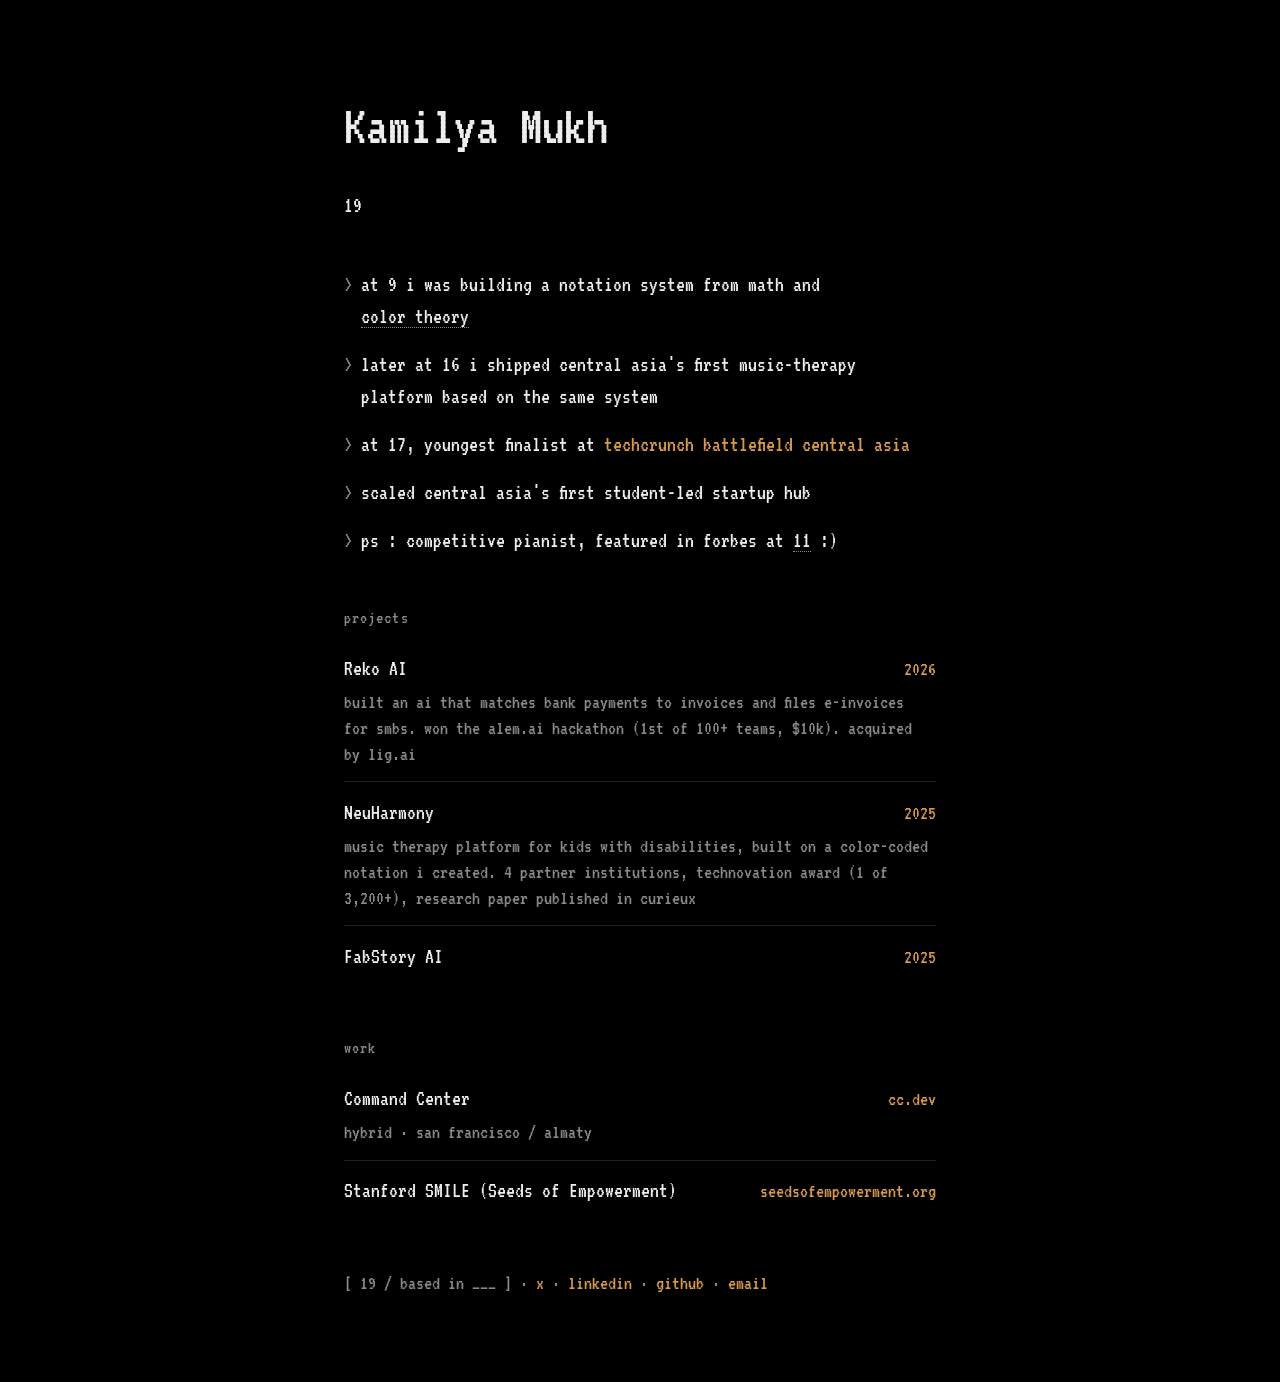
<file: index.html>
<!doctype html>
<html lang="en">
<head>
<meta charset="UTF-8" />
<meta name="viewport" content="width=device-width, initial-scale=1.0" />
<title>Kamilya Mukhametkaliyeva</title>
<link rel="preconnect" href="https://fonts.googleapis.com" />
<link rel="preconnect" href="https://fonts.gstatic.com" crossorigin />
<link href="https://fonts.googleapis.com/css2?family=VT323&display=swap" rel="stylesheet" />
<link rel="stylesheet" href="style.css" />
<link rel="stylesheet" href="typer.css" />
</head>
<body>
  <div class="container">
    <h1 class="name" id="nameToggle" role="button" tabindex="0" aria-expanded="false">
      <span class="name-visible">Kamilya Mukh</span><span class="name-suffix" id="nameSuffix"></span>
    </h1>

    <p class="bio">
      19
    </p>

    <ul class="entries">
      <li class="entry">
        <div class="entry-row">
          <span class="chevron">&gt;</span>
          <span class="headline">
            at 9 i was building a notation system from math and
            <span class="tip">color theory<span class="tip-box">a simplified sibelius</span></span>
          </span>
        </div>
        <div class="entry-detail">
          turned down by the school board as not sellable
        </div>
      </li>

      <li class="entry">
        <div class="entry-row">
          <span class="chevron">&gt;</span>
          <span class="headline">later at 16 i shipped central asia's first music-therapy platform based on the same system</span>
        </div>
        <div class="entry-detail">
          3000+ users; later acquired by one of kazakhstan's largest charitable funds
        </div>
      </li>

      <li class="entry">
        <div class="entry-row">
          <span class="chevron">&gt;</span>
          <span class="headline">
            at 17, youngest finalist at
            <a href="https://techcrunch.com/2025/08/25/road-to-battlefield-central-eurasias-largest-startup-competition-in-history-sends-four-winners-to-techcrunch-startup-battlefield/" target="_blank" rel="noopener">techcrunch battlefield central asia</a>
          </span>
        </div>
        <div class="entry-detail">
          built an ai face-analysis tool at $3k mrr
        </div>
      </li>

      <li class="entry">
        <div class="entry-row">
          <span class="chevron">&gt;</span>
          <span class="headline">scaled central asia's first student-led startup hub</span>
        </div>
        <div class="entry-detail">
          raised $113k in cash and $3.5M in
          <span class="tip">credits<span class="tip-box">partnered with google, cursor</span></span>
        </div>
      </li>

      <li class="entry" data-expandable="false">
        <div class="entry-row">
          <span class="chevron">&gt;</span>
          <span class="headline">
            ps : competitive pianist, featured in forbes at
            <span class="tip">11<span class="tip-box"><a href="https://forbes.kz/news/newsid_166919" target="_blank" rel="noopener">forbes.kz &rarr;</a></span></span>
            :)
          </span>
        </div>
      </li>
    </ul>

    <section>
      <p class="label">projects</p>
      <div class="project-list">
        <a class="project-row" href="https://tryreko.cc" target="_blank" rel="noopener">
          <span class="project-name">Reko AI</span>
          <span class="project-year">2026</span>
          <span class="project-desc">built an ai that matches bank payments to invoices and files e-invoices for smbs. won the alem.ai hackathon (1st of 100+ teams, $10k). acquired by lig.ai</span>
        </a>
        <a class="project-row" href="/neuharmony">
          <span class="project-name">NeuHarmony</span>
          <span class="project-year">2025</span>
          <span class="project-desc">music therapy platform for kids with disabilities, built on a color-coded notation i created. 4 partner institutions, technovation award (1 of 3,200+), research paper published in curieux</span>
        </a>
        <a class="project-row" href="/fabstory">
          <span class="project-name">FabStory AI</span>
          <span class="project-year">2025</span>
        </a>
      </div>
    </section>

    <section>
      <p class="label">work</p>
      <div class="project-list">
        <a class="project-row" href="https://cc.dev" target="_blank" rel="noopener">
          <span class="project-name">Command Center</span>
          <span class="project-year">cc.dev</span>
          <span class="project-desc">hybrid · san francisco / almaty</span>
        </a>
        <a class="project-row" href="https://smile.seedsofempowerment.org/" target="_blank" rel="noopener">
          <span class="project-name">Stanford SMILE (Seeds of Empowerment)</span>
          <span class="project-year">seedsofempowerment.org</span>
        </a>
      </div>
    </section>

    <footer>
      <p>
        [ 19 / based in ___ ]
        ·
        <a href="https://x.com/kamilyamukh" target="_blank" rel="noopener">x</a>
        ·
        <a href="https://linkedin.com/in/kamilya-mukh-124429330/" target="_blank" rel="noopener">linkedin</a>
        ·
        <a href="https://github.com/kamilyamukh" target="_blank" rel="noopener">github</a>
        ·
        <a href="mailto:mukhcamille@gmail.com">email</a>
      </p>
    </footer>
  </div>

  <!-- ponytail: classic scripts, not modules, so the page also works when opened as a file -->
  <script src="typer.js" defer></script>
  <script src="script.js" defer></script>
</body>
</html>
</file>
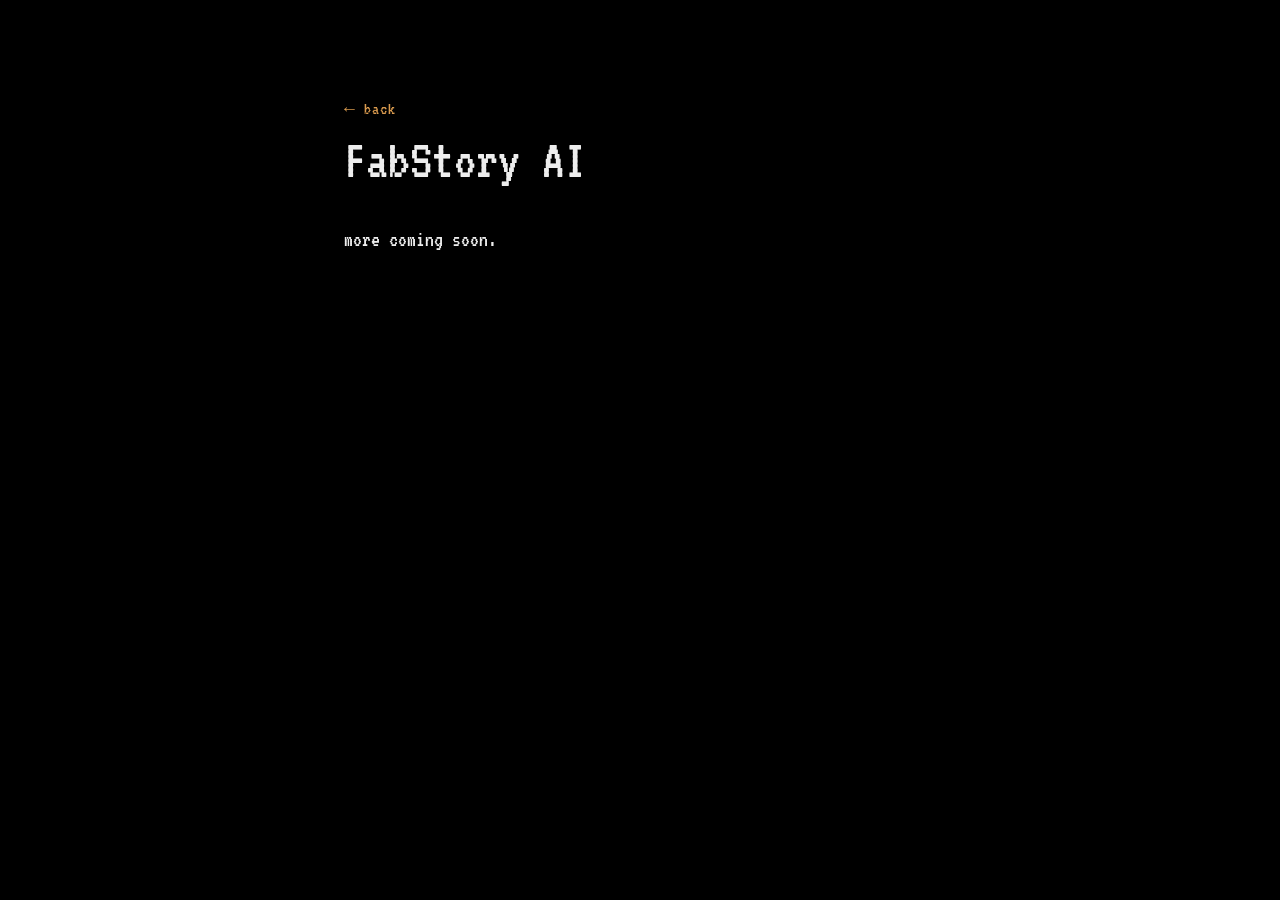
<file: fabstory/index.html>
<!doctype html>
<html lang="en">
<head>
<meta charset="UTF-8" />
<meta name="viewport" content="width=device-width, initial-scale=1.0" />
<title>FabStory AI — Kamilya Mukhametkaliyeva</title>
<link rel="preconnect" href="https://fonts.googleapis.com" />
<link rel="preconnect" href="https://fonts.gstatic.com" crossorigin />
<link href="https://fonts.googleapis.com/css2?family=VT323&display=swap" rel="stylesheet" />
<link rel="stylesheet" href="../style.css" />
</head>
<body>
  <div class="container">
    <p class="label"><a href="/">&larr; back</a></p>
    <h1>FabStory AI</h1>
    <p class="bio">more coming soon.</p>
  </div>
</body>
</html>
</file>
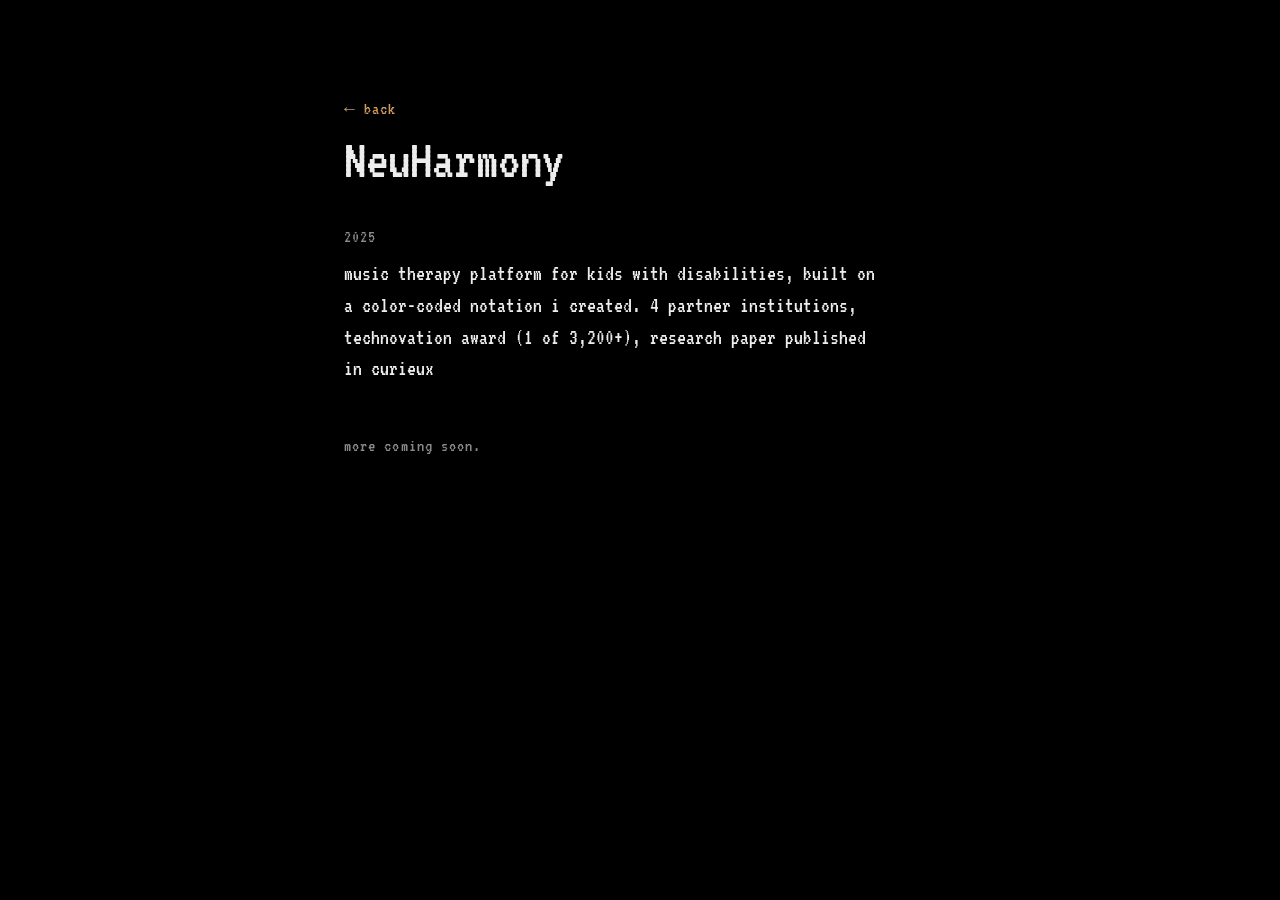
<file: neuharmony/index.html>
<!doctype html>
<html lang="en">
<head>
<meta charset="UTF-8" />
<meta name="viewport" content="width=device-width, initial-scale=1.0" />
<title>NeuHarmony — Kamilya Mukhametkaliyeva</title>
<link rel="preconnect" href="https://fonts.googleapis.com" />
<link rel="preconnect" href="https://fonts.gstatic.com" crossorigin />
<link href="https://fonts.googleapis.com/css2?family=VT323&display=swap" rel="stylesheet" />
<link rel="stylesheet" href="../style.css" />
</head>
<body>
  <div class="container">
    <p class="label"><a href="/">&larr; back</a></p>
    <h1>NeuHarmony</h1>
    <p class="label">2025</p>
    <p class="bio">music therapy platform for kids with disabilities, built on a color-coded notation i created. 4 partner institutions, technovation award (1 of 3,200+), research paper published in curieux</p>
    <p class="label">more coming soon.</p>
  </div>
</body>
</html>
</file>
<file: style.css>
:root {
  --bg: #000000;
  --fg: #ededed;
  --muted: #8a8a8a;
  --accent: #d99a4e;
  --divider: #1f1f1f;
}

* {
  box-sizing: border-box;
}

body {
  margin: 0;
  background: var(--bg);
  color: var(--fg);
  font-family: "VT323", "Courier New", monospace;
  font-size: 22px;
  line-height: 1.45;
  text-wrap: pretty;
  -webkit-font-smoothing: antialiased;
  -moz-osx-font-smoothing: grayscale;
}

.container {
  max-width: 640px;
  margin: 0 auto;
  padding: 6rem 1.5rem 4rem;
}

h1 {
  font-family: "VT323", "Courier New", monospace;
  font-weight: 400;
  font-size: 56px;
  line-height: 1.1;
  margin: 0 0 2rem;
  text-wrap: balance;
}

.name {
  cursor: pointer;
  display: inline-block;
  user-select: none;
}

.name-suffix {
  display: inline-block;
}

.bio {
  margin: 0 0 3rem;
  color: var(--fg);
}

section {
  margin-bottom: 3rem;
}

.label {
  text-transform: lowercase;
  letter-spacing: 0.06em;
  color: var(--muted);
  font-size: 18px;
  margin: 0 0 0.5rem;
}

.entries {
  list-style: none;
  margin: 0 0 3rem;
  padding: 0;
}

.entry {
  margin-bottom: 1rem;
}

.entry-row {
  display: flex;
  align-items: flex-start;
  gap: 0.5rem;
  cursor: pointer;
}

.entry[data-expandable="false"] .entry-row {
  cursor: default;
}

.chevron {
  display: inline-block;
  color: var(--muted);
  transition: transform 0.15s ease, color 0.15s ease;
}

.entry.expanded .chevron {
  color: var(--accent);
  transform: rotate(90deg);
}

.entry-detail {
  display: none;
  margin: 0.25rem 0 0 1.4rem;
  color: var(--muted);
  font-size: 20px;
}

.entry.expanded .entry-detail {
  display: block;
}

.tip {
  position: relative;
  border-bottom: 1px dotted var(--muted);
  cursor: help;
}

.tip-box {
  display: none;
  position: absolute;
  bottom: calc(100% + 6px);
  left: 0;
  z-index: 20;
  max-width: 220px;
  padding: 0.35rem 0.6rem;
  background: #1a1a1a;
  border: 1px solid var(--divider);
  color: var(--fg);
  font-size: 18px;
  line-height: 1.3;
  white-space: normal;
}

.tip:hover .tip-box,
.tip.tip-open .tip-box {
  display: block;
}

.project-list {
  display: flex;
  flex-direction: column;
}

.project-row {
  display: flex;
  flex-wrap: wrap;
  justify-content: space-between;
  align-items: baseline;
  gap: 0 1rem;
  padding: 0.9rem 0;
  border-bottom: 1px solid var(--divider);
  color: var(--fg);
  text-decoration: none;
}

.project-row:last-child {
  border-bottom: none;
}

.project-row:hover {
  text-decoration: none;
}

.project-name {
  transition: color 0.15s ease;
}

.project-row:hover .project-name {
  color: var(--accent);
}

.project-year {
  color: var(--accent);
  font-size: 20px;
}

.project-desc {
  flex-basis: 100%;
  margin-top: 0.25rem;
  color: var(--muted);
  font-size: 20px;
  line-height: 1.3;
}

a {
  color: var(--accent);
  text-decoration: none;
}

a:hover {
  text-decoration: underline;
}

footer {
  margin-top: 3rem;
  color: var(--muted);
  font-size: 20px;
}

@media (max-width: 480px) {
  .container {
    padding: 4rem 1.25rem 3rem;
  }

  h1 {
    font-size: 30px;
  }
}
</file>
<file: typer.css>
:root {
  --typer-fg: #ededed;
  --typer-bg: #000000;
  --typer-accent: #e5484d;
  --typer-accent-ink: #000000;
}

.typer-char {
  display: inline-block;
  color: var(--typer-fg);
  background: transparent;
  border-radius: 2px;
  padding: 0 1px;
  transition:
    background-color 0.08s linear,
    color 0.08s linear,
    border-radius 0.08s linear,
    -webkit-text-stroke 0.08s linear;
}

.typer-char--pill {
  background: var(--typer-accent);
  color: var(--typer-accent-ink);
  border-radius: 6px;
}

.typer-char--highlight {
  background: transparent;
  color: var(--typer-accent);
  border-radius: 2px;
}

.typer-char--outline {
  background: transparent;
  color: transparent;
  -webkit-text-stroke: 1px var(--typer-accent);
  border-radius: 2px;
}

.typer-char--plain {
  background: transparent;
  color: var(--typer-fg);
  border-radius: 2px;
}
</file>
